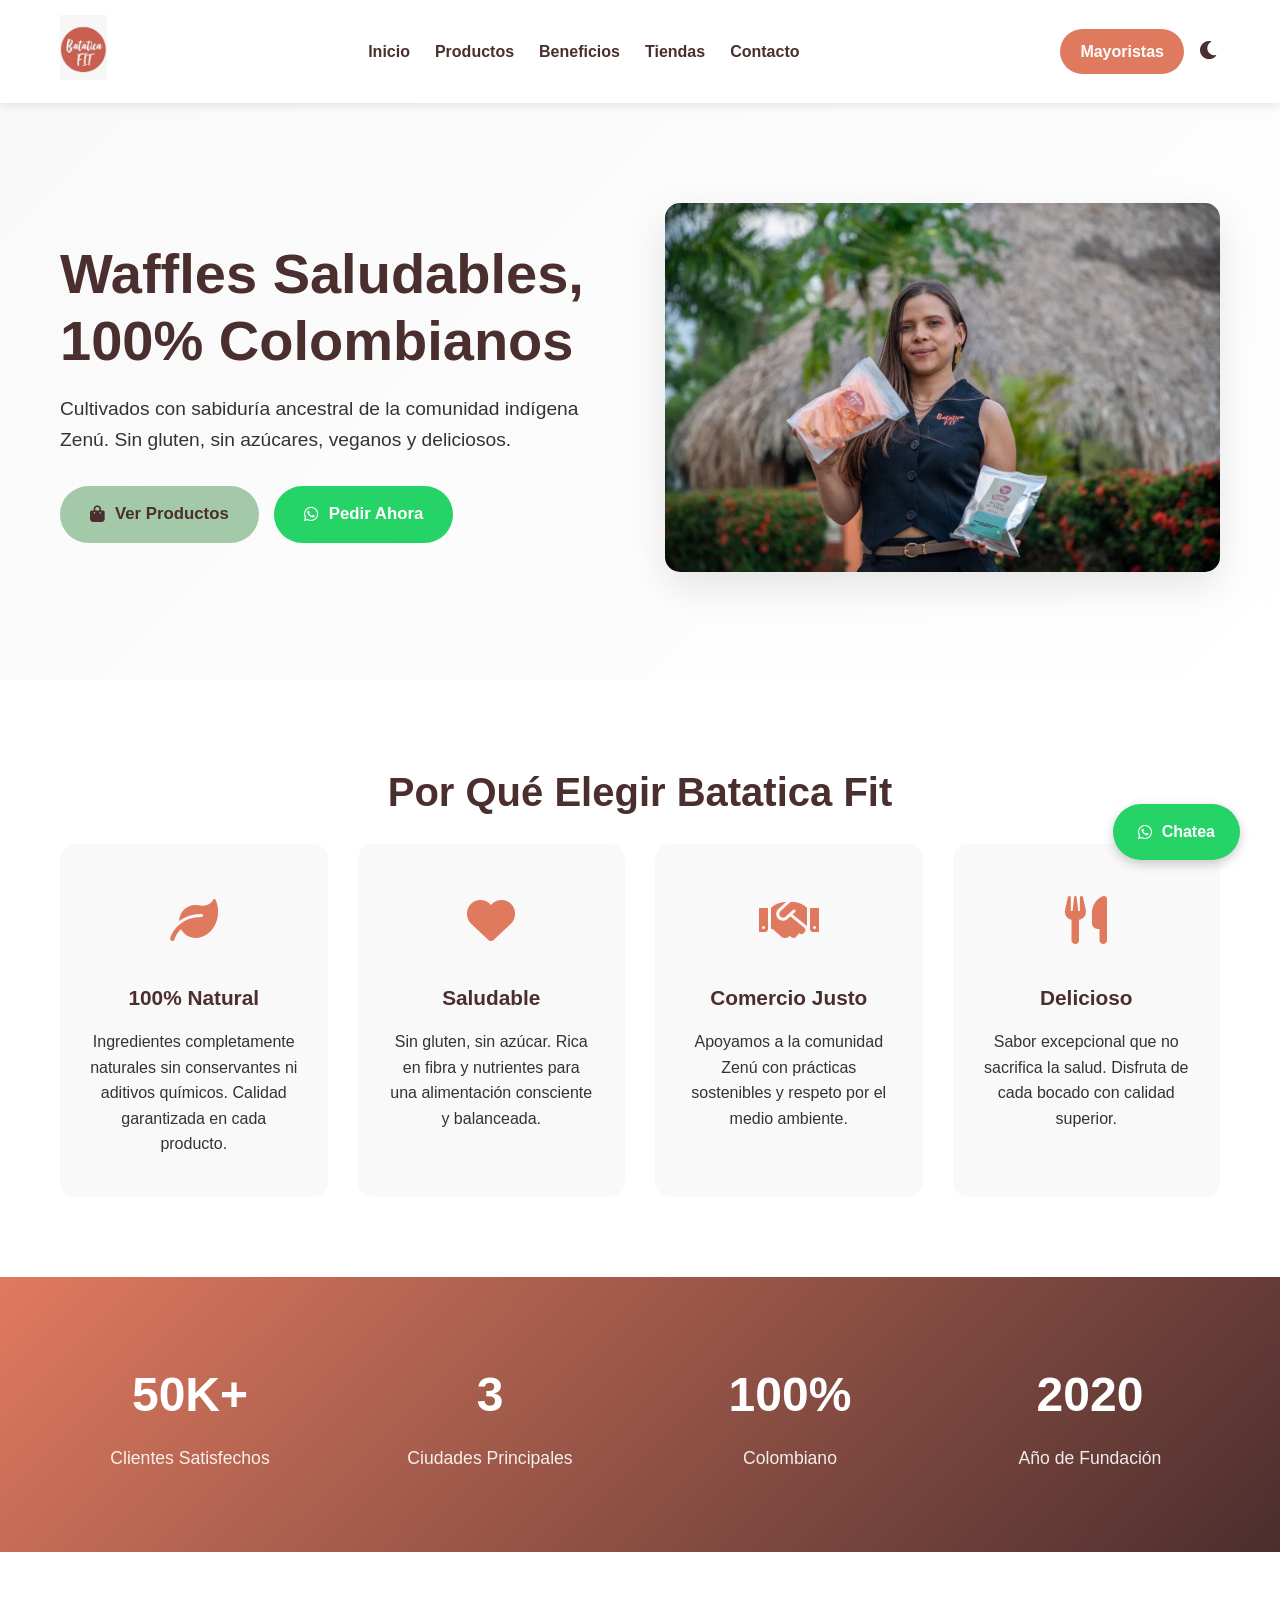
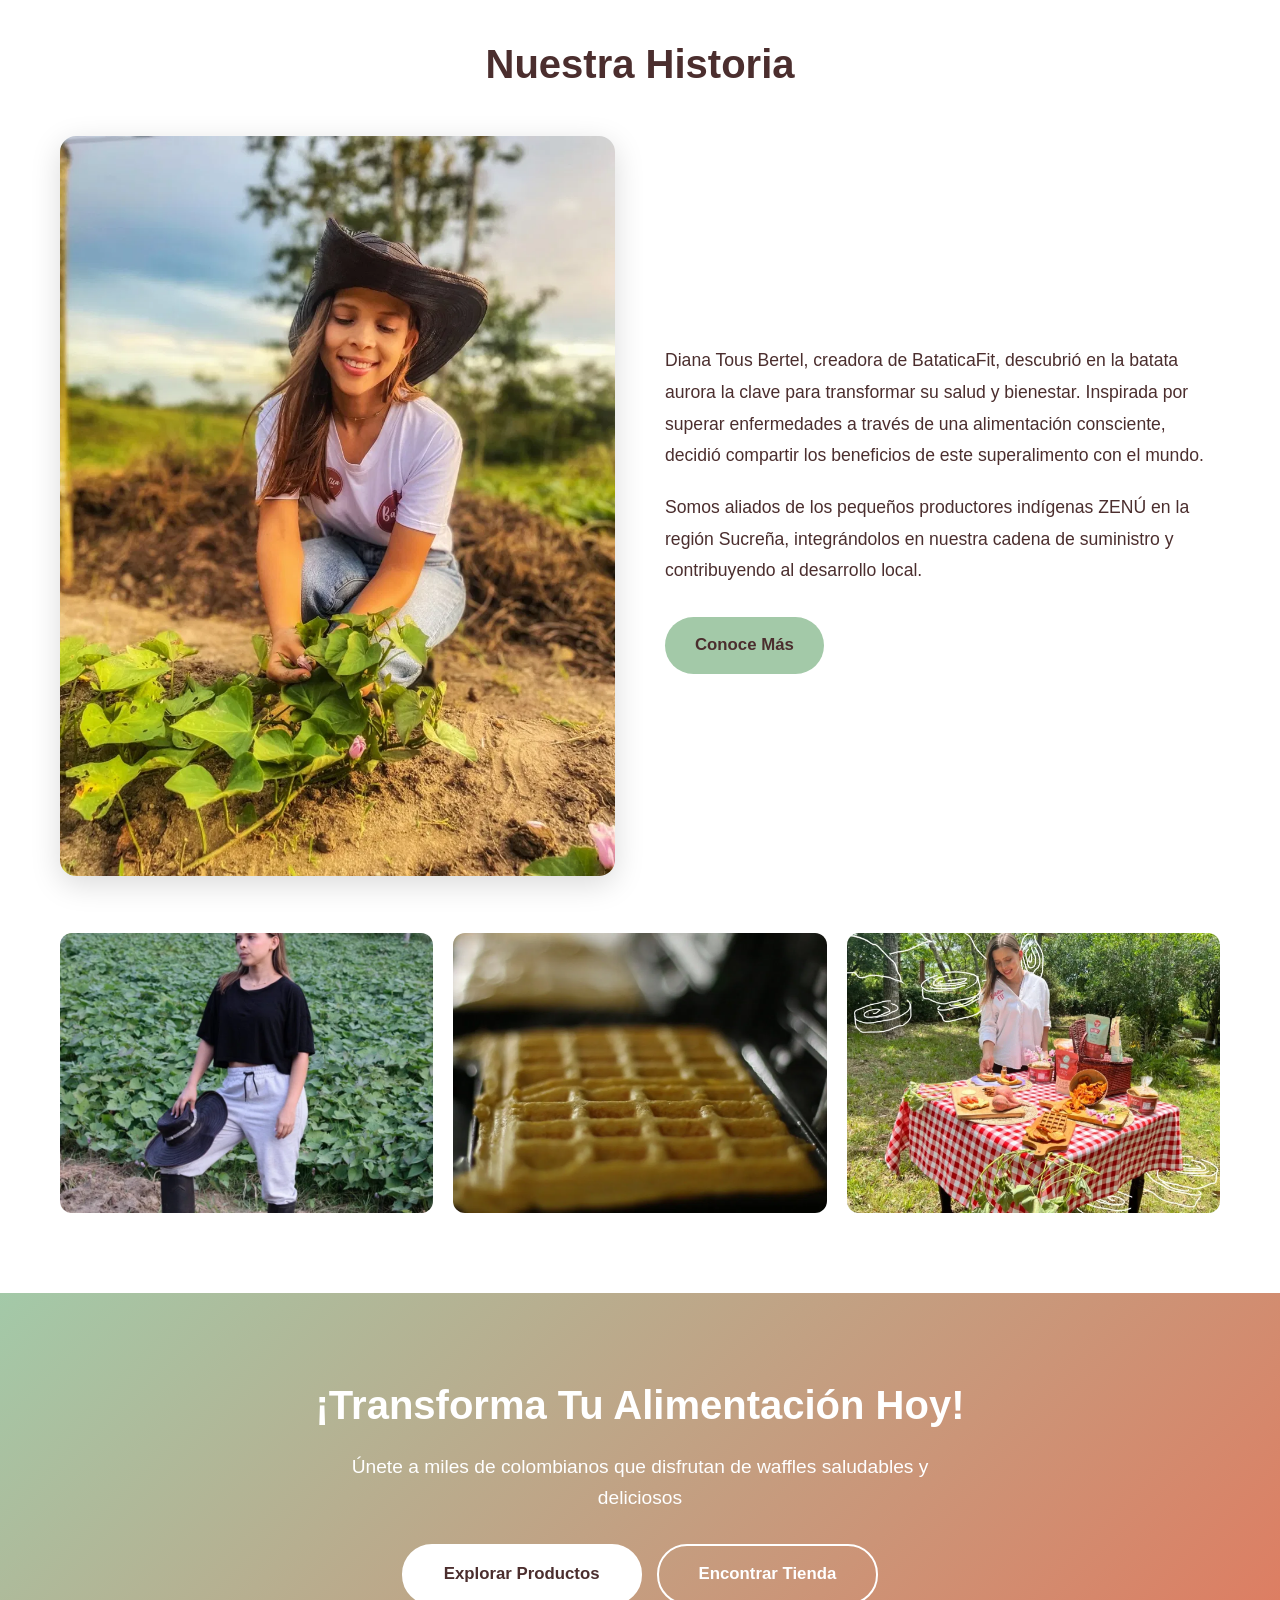
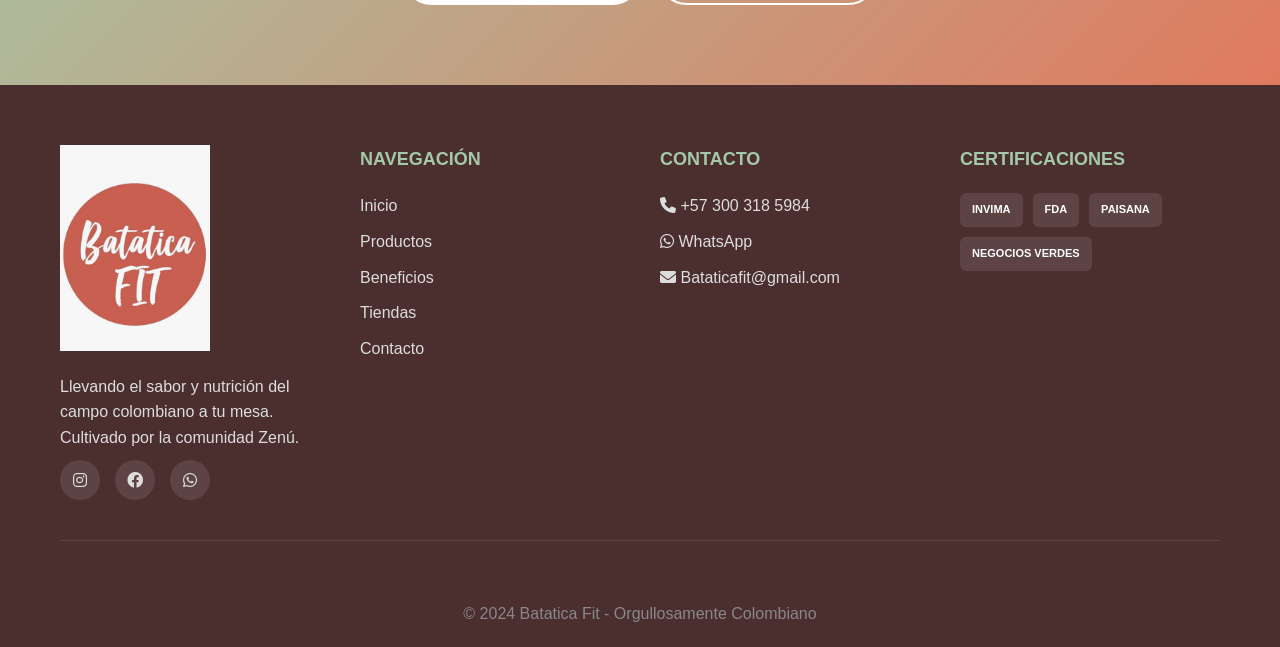
<file: index.html>
<!DOCTYPE html>
<html lang="es">
<head>
    <meta charset="UTF-8">
    <meta name="viewport" content="width=device-width, initial-scale=1.0">
    <meta name="description" content="Batatica Fit - Waffles saludables 100% colombianos">
    <title>Batatica Fit - Waffles Saludables 100% Colombianos</title>
    <link rel="stylesheet" href="styles.css">
    <link rel="stylesheet" href="https://cdnjs.cloudflare.com/ajax/libs/font-awesome/6.0.0/css/all.min.css">
    <link rel="icon" type="image/jpeg" href="FOTOS/logo.jpeg">
</head>
<body>

    <!-- HEADER -->
    <header class="main-header">
        <div class="container">
            <div class="logo">
                <img src="FOTOS/logo.jpeg" alt="Batatica Fit Logo">
            </div>

            <nav class="nav-menu" id="navMenu">
                <ul>
                    <li><a href="index.html">Inicio</a></li>
                    <li><a href="productos.html">Productos</a></li>
                    <li><a href="beneficios.html">Beneficios</a></li>
                    <li><a href="tiendas.html">Tiendas</a></li>
                    <li><a href="contactos.html">Contacto</a></li>
                </ul>
            </nav>

            <button class="hamburger-menu" id="hamburgerBtn">
                <span></span>
                <span></span>
                <span></span>
            </button>
        
            <div class="header-actions">
                <a href="https://wa.me/573003185984?text=Hola!%20Quiero%20ser%20mayorista" class="btn-mayorista" target="_blank">Mayoristas</a>
                <button class="theme-toggle" id="themeToggle"><i class="fas fa-moon"></i></button>
            </div>
        </div>
    </header>

    <!-- HERO SECTION -->
    <section class="hero-section">
        <div class="container hero-container">
            <div class="hero-content">
                <h1>Waffles Saludables, 100% Colombianos</h1>
                <p>Cultivados con sabiduría ancestral de la comunidad indígena Zenú. Sin gluten, sin azúcares, veganos y deliciosos.</p>
                <div class="hero-buttons">
                    <a href="productos.html" class="btn-primary"><i class="fas fa-shopping-bag"></i> Ver Productos</a>
                    <a href="https://wa.me/573233830880?text=Hola!%20Quiero%20pedir%20Waffles" class="btn-cta" target="_blank"><i class="fab fa-whatsapp"></i> Pedir Ahora</a>
                </div>
            </div>
            <div class="hero-image">
                <img src="FOTOS/DIANAPRODUCTOS.webp" alt="Diana con productos Batatica Fit">
            </div>
        </div>
    </section>

    <!-- DESTACADOS -->
    <section class="highlights-section">
        <div class="container">
            <h2 class="section-title">Por Qué Elegir Batatica Fit</h2>
            <div class="highlights-grid">
                <div class="highlight-card">
                    <div class="highlight-icon"><i class="fas fa-leaf"></i></div>
                    <h3>100% Natural</h3>
                    <p>Ingredientes completamente naturales sin conservantes ni aditivos químicos. Calidad garantizada en cada producto.</p>
                </div>
                <div class="highlight-card">
                    <div class="highlight-icon"><i class="fas fa-heart"></i></div>
                    <h3>Saludable</h3>
                    <p>Sin gluten, sin azúcar. Rica en fibra y nutrientes para una alimentación consciente y balanceada.</p>
                </div>
                <div class="highlight-card">
                    <div class="highlight-icon"><i class="fas fa-handshake"></i></div>
                    <h3>Comercio Justo</h3>
                    <p>Apoyamos a la comunidad Zenú con prácticas sostenibles y respeto por el medio ambiente.</p>
                </div>
                <div class="highlight-card">
                    <div class="highlight-icon"><i class="fas fa-utensils"></i></div>
                    <h3>Delicioso</h3>
                    <p>Sabor excepcional que no sacrifica la salud. Disfruta de cada bocado con calidad superior.</p>
                </div>
            </div>
        </div>
    </section>

    <!-- ESTADÍSTICAS -->
    <section class="stats-section">
        <div class="container">
            <div class="stats-grid">
                <div class="stat-card">
                    <h3>50K+</h3>
                    <p>Clientes Satisfechos</p>
                </div>
                <div class="stat-card">
                    <h3>3</h3>
                    <p>Ciudades Principales</p>
                </div>
                <div class="stat-card">
                    <h3>100%</h3>
                    <p>Colombiano</p>
                </div>
                <div class="stat-card">
                    <h3>2020</h3>
                    <p>Año de Fundación</p>
                </div>
            </div>
        </div>
    </section>


    <!-- NUESTRA HISTORIA -->
    <section class="historia-section" style="padding: 80px 0; background: var(--blanco);">
        <div class="container">
            <h2 class="section-title">Nuestra Historia</h2>
            <div style="display: grid; grid-template-columns: 1fr 1fr; gap: 50px; align-items: center; margin-top: 40px;">
                <div>
                    <img src="FOTOS/DIANACAMPO.webp" alt="Diana en el campo" style="width:100%; border-radius:16px; box-shadow: 0 8px 30px rgba(0,0,0,0.15);">
                </div>
                <div>
                    <p style="font-size:1.1rem; line-height:1.8; margin-bottom:20px;">Diana Tous Bertel, creadora de BataticaFit, descubrió en la batata aurora la clave para transformar su salud y bienestar. Inspirada por superar enfermedades a través de una alimentación consciente, decidió compartir los beneficios de este superalimento con el mundo.</p>
                    <p style="font-size:1.1rem; line-height:1.8; margin-bottom:20px;">Somos aliados de los pequeños productores indígenas ZENÚ en la región Sucreña, integrándolos en nuestra cadena de suministro y contribuyendo al desarrollo local.</p>
                    <a href="beneficios.html" class="btn-primary" style="display:inline-block; margin-top:10px;">Conoce Más</a>
                </div>
            </div>
            <!-- Galería proceso -->
            <div style="display: grid; grid-template-columns: repeat(3, 1fr); gap: 20px; margin-top: 50px;">
                <img src="FOTOS/DIANACULTIVO.webp" alt="Diana en el cultivo" style="width:100%; height:280px; object-fit:cover; border-radius:12px;">
                <img src="FOTOS/WAFLEPROCESO.webp" alt="Proceso de elaboración" style="width:100%; height:280px; object-fit:cover; border-radius:12px;">
                <img src="FOTOS/MESAPRODUCTO.webp" alt="Mesa con productos Batatica" style="width:100%; height:280px; object-fit:cover; border-radius:12px;">
            </div>
        </div>
    </section>

    <!-- CTA SECTION -->
    <section class="cta-section">
        <div class="container">
            <h2>¡Transforma Tu Alimentación Hoy!</h2>
            <p>Únete a miles de colombianos que disfrutan de waffles saludables y deliciosos</p>
            <div class="cta-buttons">
                <a href="productos.html" class="btn-large">Explorar Productos</a>
                <a href="tiendas.html" class="btn-large btn-outline">Encontrar Tienda</a>
            </div>
        </div>
    </section>

    <!-- FOOTER -->
    <footer class="main-footer">
        <div class="footer-container">
            <div class="footer-content">
                <div class="footer-col">
                    <div class="footer-logo"><img src="FOTOS/logo.jpeg" alt="Logo"></div>
                    <p>Llevando el sabor y nutrición del campo colombiano a tu mesa. Cultivado por la comunidad Zenú.</p>
                    <div class="social-links">
                        <a href="https://instagram.com/bataticafit" target="_blank"><i class="fab fa-instagram"></i></a>
                        <a href="https://facebook.com/bataticafit" target="_blank"><i class="fab fa-facebook"></i></a>
                        <a href="https://wa.me/573003185984" target="_blank"><i class="fab fa-whatsapp"></i></a>
                    </div>
                </div>
                <div class="footer-col">
                    <h4>Navegación</h4>
                    <ul>
                        <li><a href="index.html">Inicio</a></li>
                        <li><a href="productos.html">Productos</a></li>
                        <li><a href="beneficios.html">Beneficios</a></li>
                        <li><a href="tiendas.html">Tiendas</a></li>
                        <li><a href="contactos.html">Contacto</a></li>
                    </ul>
                </div>
                <div class="footer-col">
                    <h4>Contacto</h4>
                    <p><i class="fas fa-phone"></i> <a href="tel:+573003185984">+57 300 318 5984</a></p>
                    <p><i class="fab fa-whatsapp"></i> <a href="https://wa.me/573003185984" target="_blank">WhatsApp</a></p>
                    <p><i class="fas fa-envelope"></i> <a href="mailto:Bataticafit@gmail.com">Bataticafit@gmail.com</a></p>
                </div>
                <div class="footer-col">
                    <h4>Certificaciones</h4>
                    <div class="cert-logos">
                        <span class="cert-tag">INVIMA</span>
                        <span class="cert-tag">FDA</span>
                        <span class="cert-tag">PAISANA</span>
                        <span class="cert-tag">NEGOCIOS VERDES</span>
                    </div>
                </div>
            </div>
            <div class="footer-bottom">
                <p>&copy; 2024 Batatica Fit - Orgullosamente Colombiano</p>
            </div>
        </div>
    </footer>

    <!-- WhatsApp Flotante -->
    <a href="https://wa.me/573003185984" class="whatsapp-float" target="_blank"><i class="fab fa-whatsapp"></i><span>Chatea</span></a>

    <script src="script.js"></script>
</body>
</html>
</file>
<file: styles.css>
/* ========================================
   BATATICA FIT - ESTILOS GLOBALES
   Válido para todas las páginas
   ======================================== */

:root {
    --verde-menta: #A3C9A8;
    --salmon: #E07A5F;
    --cafe-oscuro: #4B2E2E;
    --blanco: #ffffff;
    --gris-claro: #f9f9f9;
    --gris-oscuro: #333333;
    --border-color: #eee;
    --dark-bg: #1a1a1a;
    --dark-card: #2a2a2a;
    --dark-text: #e0e0e0;
}

html[data-theme="dark"] {
    --blanco: #1a1a1a;
    --cafe-oscuro: #e0e0e0;
    --gris-claro: #2a2a2a;
    --gris-oscuro: #e0e0e0;
    --border-color: #444;
}

* {
    margin: 0;
    padding: 0;
    box-sizing: border-box;
}

html { scroll-behavior: smooth; }

body {
    font-family: 'Segoe UI', Tahoma, Geneva, Verdana, sans-serif;
    color: var(--cafe-oscuro);
    background-color: var(--blanco);
    transition: background-color 0.3s, color 0.3s;
    line-height: 1.6;
}

.container {
    max-width: 1200px;
    margin: 0 auto;
    padding: 0 20px;
}

a { color: inherit; text-decoration: none; }

/* ====== HEADER ====== */
.main-header {
    background-color: var(--blanco);
    padding: 15px 0;
    position: sticky;
    top: 0;
    z-index: 1000;
    box-shadow: 0 2px 10px rgba(0,0,0,0.1);
    transition: all 0.3s ease;
}

.main-header.scrolled {
    box-shadow: 0 4px 20px rgba(0,0,0,0.15);
    padding: 10px 0;
}

.main-header .container {
    display: flex;
    justify-content: space-between;
    align-items: center;
}

.logo img {
    height: 65px;
    width: auto;
    transition: transform 0.3s ease;
}

.logo img:hover { transform: scale(1.05); }

.nav-menu ul {
    list-style: none;
    display: flex;
    gap: 25px;
}

.nav-menu a {
    color: var(--cafe-oscuro);
    font-weight: 600;
    font-size: 16px;
    transition: color 0.3s;
    position: relative;
}

.nav-menu a:hover,
.nav-menu a.active {
    color: var(--salmon);
}

.nav-menu a::after {
    content: '';
    position: absolute;
    bottom: -5px;
    left: 0;
    width: 0;
    height: 2px;
    background: var(--salmon);
    transition: width 0.3s;
}

.nav-menu a:hover::after,
.nav-menu a.active::after {
    width: 100%;
}

.hamburger-menu {
    display: none;
    flex-direction: column;
    background: none;
    border: none;
    cursor: pointer;
    gap: 6px;
    z-index: 1001;
}

.hamburger-menu span {
    width: 25px;
    height: 3px;
    background-color: var(--cafe-oscuro);
    border-radius: 2px;
    transition: all 0.3s ease;
}

.hamburger-menu.active span:nth-child(1) {
    transform: rotate(45deg) translate(8px, 8px);
}

.hamburger-menu.active span:nth-child(2) {
    opacity: 0;
}

.hamburger-menu.active span:nth-child(3) {
    transform: rotate(-45deg) translate(7px, -7px);
}

.header-actions {
    display: flex;
    gap: 15px;
    align-items: center;
}

.btn-mayorista {
    background-color: var(--salmon);
    color: var(--blanco);
    padding: 10px 20px;
    border-radius: 25px;
    font-weight: bold;
    transition: all 0.3s;
    border: none;
    cursor: pointer;
    display: inline-block;
}

.btn-mayorista:hover {
    transform: scale(1.05);
    background-color: var(--cafe-oscuro);
    box-shadow: 0 4px 12px rgba(0,0,0,0.2);
}

.theme-toggle {
    background: none;
    border: none;
    font-size: 1.3rem;
    cursor: pointer;
    color: var(--cafe-oscuro);
    transition: transform 0.3s;
}

.theme-toggle:hover { transform: rotate(20deg) scale(1.1); }

.nav-menu {
    display: flex !important;
}

.nav-menu.active {
    display: flex !important;
}

/* ====== BREADCRUMB ====== */
.breadcrumb {
    background-color: var(--gris-claro);
    padding: 15px 0;
    font-size: 0.95rem;
    color: var(--gris-oscuro);
}

.breadcrumb .container {
    display: flex;
    align-items: center;
    gap: 10px;
}

.breadcrumb a {
    color: var(--salmon);
    font-weight: 600;
    transition: color 0.3s;
}

.breadcrumb a:hover { color: var(--cafe-oscuro); }

/* ====== PAGE HERO ====== */
.page-hero {
    background: linear-gradient(135deg, var(--gris-claro) 0%, var(--blanco) 100%);
    padding: 60px 0;
    text-align: center;
}

.page-hero h1 {
    font-size: 2.8rem;
    margin-bottom: 15px;
    color: var(--cafe-oscuro);
}

.page-hero p {
    font-size: 1.2rem;
    color: var(--gris-oscuro);
    max-width: 600px;
    margin: 0 auto;
}

/* ====== HERO SECTION (Inicio) ====== */
.hero-section {
    padding: 100px 0;
    background: linear-gradient(135deg, var(--gris-claro) 0%, var(--blanco) 100%);
}

.hero-container {
    display: grid;
    grid-template-columns: 1fr 1fr;
    gap: 50px;
    align-items: center;
}

.hero-content {
    animation: slideInLeft 0.8s ease forwards;
}

.hero-content h1 {
    font-size: 3.5rem;
    margin-bottom: 20px;
    color: var(--cafe-oscuro);
    line-height: 1.2;
}

.hero-content p {
    font-size: 1.2rem;
    color: var(--gris-oscuro);
    margin-bottom: 30px;
    line-height: 1.6;
}

.hero-buttons {
    display: flex;
    gap: 15px;
    flex-wrap: wrap;
}

.btn-primary,
.btn-cta {
    display: inline-flex;
    align-items: center;
    gap: 10px;
    padding: 15px 30px;
    border-radius: 30px;
    font-weight: bold;
    transition: all 0.3s;
    border: none;
    cursor: pointer;
    font-size: 1.05rem;
}

.btn-primary {
    background-color: var(--verde-menta);
    color: var(--cafe-oscuro);
}

.btn-primary:hover {
    background-color: var(--salmon);
    color: white;
    transform: translateY(-3px);
    box-shadow: 0 8px 20px rgba(224, 122, 95, 0.3);
}

.btn-cta {
    background-color: #25D366;
    color: white;
}

.btn-cta:hover {
    background-color: #128C7E;
    transform: translateY(-3px);
    box-shadow: 0 8px 20px rgba(37, 211, 102, 0.3);
}

.hero-image {
    text-align: center;
    animation: slideInRight 0.8s ease forwards;
}

.hero-image img {
    max-width: 100%;
    height: auto;
    border-radius: 15px;
    box-shadow: 0 15px 40px rgba(0,0,0,0.1);
}

/* ====== SECCIONES GENERALES ====== */
.highlights-section,
.benefits-section,
.product-info-section,
.online-shopping-section,
.stores-info-section,
.health-benefits-section,
.nutrition-section,
.ingredients-section,
.testimonials-section,
.location-section,
.faq-section {
    padding: 80px 0;
}

.highlights-section,
.benefits-section,
.product-info-section,
.health-benefits-section,
.nutrition-section,
.ingredients-section,
.testimonials-section,
.location-section,
.faq-section {
    background-color: var(--blanco);
}

.online-shopping-section,
.stores-info-section {
    background-color: var(--gris-claro);
}

.section-title {
    text-align: center;
    color: var(--cafe-oscuro);
    margin-bottom: 20px;
    font-size: 2.5rem;
    font-weight: 700;
}

.section-subtitle {
    text-align: center;
    color: var(--gris-oscuro);
    margin-bottom: 50px;
    font-size: 1.1rem;
}

/* ====== HIGHLIGHTS GRID ====== */
.highlights-grid {
    display: grid;
    grid-template-columns: repeat(auto-fit, minmax(250px, 1fr));
    gap: 30px;
}

.highlight-card {
    background: var(--gris-claro);
    padding: 40px 30px;
    border-radius: 15px;
    text-align: center;
    transition: all 0.3s ease;
}

.highlight-card:hover {
    transform: translateY(-10px);
    box-shadow: 0 10px 30px rgba(0,0,0,0.1);
}

.highlight-icon {
    font-size: 3rem;
    color: var(--salmon);
    margin-bottom: 20px;
}

.highlight-card h3 {
    color: var(--cafe-oscuro);
    margin-bottom: 15px;
    font-size: 1.3rem;
}

.highlight-card p {
    color: var(--gris-oscuro);
    line-height: 1.6;
}

/* ====== STATS SECTION ====== */
.stats-section {
    padding: 80px 0;
    background: linear-gradient(135deg, var(--salmon) 0%, var(--cafe-oscuro) 100%);
    color: white;
}

.stats-grid {
    display: grid;
    grid-template-columns: repeat(auto-fit, minmax(200px, 1fr));
    gap: 40px;
}

.stat-card {
    text-align: center;
}

.stat-card h3 {
    font-size: 3rem;
    margin-bottom: 10px;
}

.stat-card p {
    font-size: 1.1rem;
    opacity: 0.9;
}

/* ====== CTA SECTION ====== */
.cta-section {
    padding: 80px 0;
    background: linear-gradient(135deg, var(--verde-menta) 0%, var(--salmon) 100%);
    text-align: center;
    color: white;
}

.cta-section h2 {
    font-size: 2.5rem;
    margin-bottom: 15px;
}

.cta-section p {
    font-size: 1.2rem;
    margin-bottom: 30px;
    max-width: 600px;
    margin-left: auto;
    margin-right: auto;
}

.cta-buttons {
    display: flex;
    justify-content: center;
    gap: 15px;
    flex-wrap: wrap;
}

.btn-large {
    display: inline-block;
    background-color: white;
    color: var(--cafe-oscuro);
    padding: 15px 40px;
    border-radius: 30px;
    font-weight: bold;
    font-size: 1.05rem;
    transition: all 0.3s;
    border: 2px solid white;
}

.btn-large:hover {
    transform: translateY(-3px);
    box-shadow: 0 8px 20px rgba(0,0,0,0.2);
}

.btn-large.btn-outline {
    background-color: transparent;
    color: white;
    border-color: white;
}

.btn-large.btn-outline:hover {
    background-color: white;
    color: var(--cafe-oscuro);
}

/* ====== PRODUCTOS ====== */
.products-grid {
    display: grid;
    grid-template-columns: repeat(auto-fit, minmax(300px, 1fr));
    gap: 30px;
}

.product-card {
    background: var(--blanco);
    border-radius: 15px;
    overflow: hidden;
    box-shadow: 0 10px 20px rgba(0,0,0,0.05);
    transition: all 0.3s ease;
}

.product-card:hover {
    transform: translateY(-10px);
    box-shadow: 0 15px 40px rgba(0,0,0,0.15);
}

.product-image {
    position: relative;
    height: 250px;
    overflow: hidden;
}

.product-image img {
    width: 100%;
    height: 100%;
    object-fit: cover;
    transition: transform 0.5s ease;
}

.product-card:hover .product-image img {
    transform: scale(1.05);
}

.badge {
    position: absolute;
    top: 15px;
    left: 15px;
    background: var(--salmon);
    color: white;
    padding: 8px 15px;
    border-radius: 20px;
    font-size: 0.85rem;
    font-weight: bold;
    animation: pulse 2s infinite;
}

.badge.new {
    background: var(--verde-menta);
    color: var(--cafe-oscuro);
}

.product-info {
    padding: 25px;
    text-align: center;
}

.product-info h3 {
    font-size: 1.3rem;
    margin-bottom: 10px;
    color: var(--cafe-oscuro);
}

.description {
    color: var(--gris-oscuro);
    font-size: 0.95rem;
    margin-bottom: 15px;
    line-height: 1.5;
}

.product-benefits {
    display: flex;
    justify-content: center;
    gap: 10px;
    flex-wrap: wrap;
    margin: 15px 0;
    font-size: 0.9rem;
}

.product-benefits span {
    background: var(--gris-claro);
    padding: 5px 10px;
    border-radius: 15px;
    transition: all 0.3s;
}

.product-benefits span:hover {
    background: var(--salmon);
    color: white;
    transform: scale(1.1);
}

.pack-info {
    color: #888;
    font-size: 0.85rem;
    margin: 15px 0;
}

.product-price {
    display: flex;
    justify-content: center;
    align-items: center;
    gap: 10px;
    margin: 15px 0;
    font-size: 1.3rem;
}

.price {
    color: var(--salmon);
    font-weight: bold;
}

.original-price {
    color: #888;
    text-decoration: line-through;
    font-size: 1rem;
}

.discount {
    background: var(--salmon);
    color: white;
    padding: 5px 10px;
    border-radius: 5px;
    font-size: 0.9rem;
}

.btn-buy {
    display: inline-block;
    background-color: #25D366;
    color: white;
    padding: 12px 25px;
    border-radius: 30px;
    font-weight: bold;
    margin-top: 15px;
    transition: all 0.3s;
    border: none;
    cursor: pointer;
}

.btn-buy:hover {
    background-color: #128C7E;
    transform: scale(1.05);
}

/* ====== TIENDAS - TABS ====== */
.city-tabs {
    display: flex;
    justify-content: center;
    gap: 15px;
    margin-bottom: 50px;
    flex-wrap: wrap;
}

.city-tab {
    background-color: var(--gris-claro);
    color: var(--cafe-oscuro);
    border: 2px solid transparent;
    padding: 12px 30px;
    border-radius: 30px;
    cursor: pointer;
    font-weight: 600;
    font-size: 1rem;
    transition: all 0.3s ease;
    display: flex;
    align-items: center;
    gap: 8px;
}

.city-tab:hover {
    border-color: var(--salmon);
    color: var(--salmon);
    transform: translateY(-2px);
}

.city-tab.active {
    background-color: var(--salmon);
    color: white;
    border-color: var(--salmon);
    box-shadow: 0 5px 15px rgba(224, 122, 95, 0.3);
}

.city-content {
    display: none;
    animation: fadeIn 0.4s ease forwards;
}

.city-content.active {
    display: block;
}

.stores-grid {
    display: grid;
    grid-template-columns: repeat(auto-fit, minmax(280px, 1fr));
    gap: 30px;
    animation: slideInUp 0.5s ease forwards;
}

.store-card {
    background: var(--blanco);
    border: 2px solid var(--border-color);
    border-radius: 15px;
    padding: 30px 25px;
    text-align: center;
    box-shadow: 0 4px 15px rgba(0, 0, 0, 0.05);
    transition: all 0.3s ease;
    display: flex;
    flex-direction: column;
    align-items: center;
    justify-content: space-between;
    position: relative;
    overflow: hidden;
}

.store-card::before {
    content: '';
    position: absolute;
    top: 0;
    left: 0;
    right: 0;
    height: 4px;
    background: linear-gradient(90deg, var(--verde-menta), var(--salmon));
    transform: scaleX(0);
    transform-origin: left;
    transition: transform 0.3s ease;
}

.store-card:hover {
    transform: translateY(-10px);
    box-shadow: 0 10px 30px rgba(0, 0, 0, 0.15);
    border-color: var(--salmon);
}

.store-card:hover::before {
    transform: scaleX(1);
}

.store-logo-wrapper {
    width: 100%;
    height: 100px;
    display: flex;
    align-items: center;
    justify-content: center;
    margin-bottom: 20px;
    overflow: hidden;
    background: var(--gris-claro);
    border-radius: 10px;
    transition: all 0.3s ease;
}

.store-logo-wrapper img {
    max-width: 90%;
    max-height: 90%;
    object-fit: contain;
    transition: transform 0.3s ease;
}

.store-card:hover .store-logo-wrapper {
    background: linear-gradient(135deg, rgba(163, 201, 168, 0.1), rgba(224, 122, 95, 0.1));
}

.store-card:hover .store-logo-wrapper img {
    transform: scale(1.1);
}

.store-name {
    color: var(--cafe-oscuro);
    font-weight: 700;
    font-size: 1.2rem;
    margin-bottom: 8px;
}

.store-desc {
    color: var(--gris-oscuro);
    font-size: 0.95rem;
    margin-bottom: 12px;
    line-height: 1.5;
    flex-grow: 1;
}

.store-location,
.store-hours {
    color: var(--salmon);
    font-size: 0.9rem;
    margin-bottom: 8px;
}

.btn-store {
    display: inline-flex;
    align-items: center;
    justify-content: center;
    gap: 8px;
    width: 100%;
    background: linear-gradient(135deg, var(--verde-menta), #8fb895);
    color: var(--cafe-oscuro);
    padding: 12px 20px;
    border-radius: 10px;
    text-decoration: none;
    font-weight: 600;
    font-size: 1rem;
    transition: all 0.3s ease;
    border: none;
    cursor: pointer;
    margin-top: 15px;
}

.btn-store:hover {
    background: linear-gradient(135deg, var(--salmon), #d4684d);
    color: white;
    transform: scale(1.02);
    box-shadow: 0 5px 15px rgba(224, 122, 95, 0.3);
}

/* ====== PLATAFORMAS ONLINE ====== */
.online-platforms {
    display: grid;
    grid-template-columns: repeat(auto-fit, minmax(280px, 1fr));
    gap: 30px;
}

.platform-card {
    background: var(--blanco);
    padding: 40px 30px;
    border-radius: 15px;
    text-align: center;
    box-shadow: 0 4px 15px rgba(0,0,0,0.05);
    transition: all 0.3s ease;
}

.platform-card:hover {
    transform: translateY(-10px);
    box-shadow: 0 10px 30px rgba(0,0,0,0.1);
}

.platform-icon {
    font-size: 3rem;
    color: var(--salmon);
    margin-bottom: 20px;
}

.platform-card h3 {
    font-size: 1.3rem;
    color: var(--cafe-oscuro);
    margin-bottom: 15px;
}

.platform-card p {
    color: var(--gris-oscuro);
    margin-bottom: 20px;
}

.btn-platform {
    display: inline-block;
    background-color: var(--salmon);
    color: white;
    padding: 12px 25px;
    border-radius: 30px;
    font-weight: bold;
    transition: all 0.3s;
    border: none;
    cursor: pointer;
}

.btn-platform:hover {
    background-color: var(--cafe-oscuro);
    transform: scale(1.05);
}

/* ====== INFORMACIÓN CARDS ====== */
.info-grid {
    display: grid;
    grid-template-columns: repeat(auto-fit, minmax(250px, 1fr));
    gap: 25px;
}

.info-card {
    background: var(--gris-claro);
    padding: 30px;
    border-radius: 15px;
    text-align: center;
    transition: all 0.3s ease;
}

.info-card:hover {
    transform: translateY(-5px);
    box-shadow: 0 10px 25px rgba(0,0,0,0.1);
}

.info-card h3 {
    color: var(--cafe-oscuro);
    margin-bottom: 15px;
    font-size: 1.2rem;
    display: flex;
    align-items: center;
    justify-content: center;
    gap: 10px;
}

.info-card h3 i {
    color: var(--salmon);
}

.info-card p {
    color: var(--gris-oscuro);
    line-height: 1.6;
}

/* ====== BENEFICIOS ====== */
.benefit-story {
    background-color: #fdf2f0;
    padding: 40px;
    border-radius: 20px;
    margin-bottom: 60px;
    transition: all 0.3s;
}

html[data-theme="dark"] .main-footer {
    background-color: #111111;
    color: #e0e0e0;
}

html[data-theme="dark"] .footer-col h4 {
    color: var(--verde-menta);
}

html[data-theme="dark"] .footer-col a,
html[data-theme="dark"] .footer-col p {
    color: #bbbbbb;
}

html[data-theme="dark"] .footer-bottom {
    color: #888;
}

html[data-theme="dark"] .benefit-story {
    background-color: rgba(224, 122, 95, 0.1);
}

.benefit-story:hover {
    transform: translateY(-5px);
    box-shadow: 0 10px 30px rgba(0,0,0,0.1);
}

.benefit-story h2 {
    color: var(--cafe-oscuro);
    font-size: 2.2rem;
    margin-bottom: 15px;
}

.benefit-story p {
    color: var(--gris-oscuro);
    line-height: 1.6;
    font-size: 1.05rem;
    margin-bottom: 20px;
}

.story-badge {
    display: inline-block;
    background-color: var(--salmon);
    color: white;
    padding: 15px 30px;
    border-radius: 30px;
    font-weight: bold;
    box-shadow: 0 5px 15px rgba(224, 122, 95, 0.3);
}

.benefits-grid {
    display: grid;
    grid-template-columns: repeat(auto-fit, minmax(150px, 1fr));
    gap: 30px;
}

.benefit-item {
    text-align: center;
    transition: all 0.3s;
}

.benefit-icon-wrapper {
    width: 70px;
    height: 70px;
    border-radius: 50%;
    background-color: var(--blanco);
    border: 2px solid var(--verde-menta);
    display: flex;
    align-items: center;
    justify-content: center;
    overflow: hidden;
    margin: 0 auto 12px;
    box-shadow: 0 4px 10px rgba(0, 0, 0, 0.03);
    transition: all 0.3s;
}

.benefit-icon-wrapper img {
    width: 100%;
    height: 100%;
    object-fit: cover;
}

.benefit-item:hover .benefit-icon-wrapper {
    transform: scale(1.15) rotate(10deg);
    border-color: var(--salmon);
    box-shadow: 0 8px 20px rgba(224, 122, 95, 0.2);
}

.benefit-item h4 {
    color: var(--cafe-oscuro);
    font-size: 0.95rem;
    font-weight: 700;
    margin: 0;
    line-height: 1.3;
}

.benefit-item p {
    color: var(--gris-oscuro);
    font-size: 0.85rem;
    margin-top: 8px;
}

/* ====== TABLA NUTRICIONAL ====== */
.nutrition-table-container {
    overflow-x: auto;
    margin-bottom: 20px;
}

.nutrition-table {
    width: 100%;
    border-collapse: collapse;
    background: var(--blanco);
    box-shadow: 0 4px 15px rgba(0,0,0,0.05);
    border-radius: 10px;
    overflow: hidden;
}

.nutrition-table thead {
    background: linear-gradient(135deg, var(--verde-menta), var(--salmon));
    color: white;
}

.nutrition-table th {
    padding: 15px;
    text-align: left;
    font-weight: 600;
}

.nutrition-table td {
    padding: 12px 15px;
    border-bottom: 1px solid var(--border-color);
    color: var(--cafe-oscuro);
}

.nutrition-table tbody tr:hover {
    background-color: var(--gris-claro);
}

.nutrition-note {
    color: #888;
    font-size: 0.9rem;
    text-align: center;
    font-style: italic;
}

/* ====== HEALTH BENEFITS ====== */
.health-benefits-grid {
    display: grid;
    grid-template-columns: repeat(auto-fit, minmax(280px, 1fr));
    gap: 30px;
}

.health-card {
    background: var(--gris-claro);
    padding: 40px 30px;
    border-radius: 15px;
    text-align: center;
    transition: all 0.3s ease;
}

.health-card:hover {
    transform: translateY(-10px);
    background: var(--blanco);
    box-shadow: 0 10px 30px rgba(0,0,0,0.1);
}

.health-icon {
    font-size: 3rem;
    color: var(--salmon);
    margin-bottom: 20px;
}

.health-card h3 {
    color: var(--cafe-oscuro);
    margin-bottom: 15px;
    font-size: 1.2rem;
}

.health-card p {
    color: var(--gris-oscuro);
    line-height: 1.6;
}

/* ====== INGREDIENTES ====== */
.ingredients-content {
    display: grid;
    grid-template-columns: 1fr 1fr;
    gap: 50px;
    align-items: start;
}

.ingredients-list,
.no-ingredients {
    background: var(--gris-claro);
    padding: 40px;
    border-radius: 15px;
}

.ingredients-list h3,
.no-ingredients h3 {
    color: var(--cafe-oscuro);
    margin-bottom: 20px;
    font-size: 1.3rem;
}

.ingredients-list ul {
    list-style: none;
}

.ingredients-list li {
    color: var(--gris-oscuro);
    padding: 10px 0;
    display: flex;
    align-items: center;
    gap: 10px;
    border-bottom: 1px solid var(--border-color);
}

.ingredients-list i {
    color: var(--verde-menta);
    font-weight: bold;
}

.no-list {
    display: grid;
    grid-template-columns: 1fr;
    gap: 12px;
}

.no-list span {
    color: var(--gris-oscuro);
    padding: 10px;
    display: flex;
    align-items: center;
    gap: 10px;
    background: white;
    border-radius: 8px;
}

.no-list i {
    color: #dc3545;
}

/* ====== TESTIMONIOS ====== */
.testimonials-grid {
    display: grid;
    grid-template-columns: repeat(auto-fit, minmax(300px, 1fr));
    gap: 30px;
}

.testimonial-card {
    background: var(--gris-claro);
    padding: 30px;
    border-radius: 15px;
    border-left: 4px solid var(--salmon);
    transition: all 0.3s ease;
}

.testimonial-card:hover {
    transform: translateY(-5px);
    box-shadow: 0 10px 25px rgba(0,0,0,0.1);
}

.stars {
    color: #ffc107;
    font-size: 1.2rem;
    margin-bottom: 15px;
}

.testimonial-card p {
    color: var(--gris-oscuro);
    line-height: 1.6;
    margin-bottom: 15px;
    font-style: italic;
}

.testimonial-card .author {
    color: var(--salmon);
    font-weight: 600;
    font-style: normal;
}

/* ====== CONTACTO ====== */
.contact-section {
    padding: 80px 0;
}

.contact-container {
    display: grid;
    grid-template-columns: 2fr 1fr;
    gap: 50px;
}

.contact-form-wrapper {
    background: var(--gris-claro);
    padding: 40px;
    border-radius: 15px;
}

.contact-form-wrapper h2 {
    color: var(--cafe-oscuro);
    margin-bottom: 10px;
    font-size: 1.8rem;
}

.form-subtitle {
    color: var(--gris-oscuro);
    margin-bottom: 30px;
}

.modern-form {
    display: flex;
    flex-direction: column;
    gap: 20px;
}

.form-group {
    display: flex;
    flex-direction: column;
}

.form-group label {
    margin-bottom: 8px;
    font-weight: 600;
    color: var(--cafe-oscuro);
}

.form-group input,
.form-group textarea,
.form-group select {
    padding: 12px;
    border: 2px solid var(--border-color);
    border-radius: 8px;
    font-family: inherit;
    font-size: 1rem;
    color: var(--cafe-oscuro);
    background-color: var(--blanco);
    transition: all 0.3s;
}

.form-group input:focus,
.form-group textarea:focus,
.form-group select:focus {
    outline: none;
    border-color: var(--salmon);
    box-shadow: 0 0 0 3px rgba(224, 122, 95, 0.1);
}

.form-group textarea {
    resize: vertical;
    min-height: 120px;
}

.textarea-footer {
    display: flex;
    justify-content: flex-end;
    margin-top: 5px;
}

.char-count {
    font-size: 0.85rem;
    color: #888;
}

.checkbox-group {
    flex-direction: row;
    align-items: center;
    gap: 10px;
}

.checkbox-group input {
    width: auto;
}

.checkbox-group label {
    margin: 0;
}

.checkbox-group a {
    color: var(--salmon);
    text-decoration: underline;
}

.error-message {
    color: #dc3545;
    font-size: 0.85rem;
    margin-top: 5px;
    display: none;
    animation: shake 0.3s;
}

.error-message.show {
    display: block;
}

.btn-submit {
    background-color: var(--cafe-oscuro);
    color: white;
    border: none;
    padding: 15px;
    border-radius: 8px;
    cursor: pointer;
    font-size: 1.05rem;
    font-weight: 600;
    transition: all 0.3s;
    margin-top: 10px;
    display: flex;
    align-items: center;
    justify-content: center;
    gap: 10px;
}

.btn-submit:hover {
    background-color: var(--salmon);
    transform: translateY(-2px);
    box-shadow: 0 5px 15px rgba(0,0,0,0.2);
}

.btn-submit:disabled {
    opacity: 0.6;
    cursor: not-allowed;
}

.status-message {
    padding: 15px;
    border-radius: 8px;
    display: none;
    text-align: center;
    font-weight: 500;
}

.status-message.show {
    display: block;
    animation: slideDown 0.3s ease;
}

.status-message.success {
    background-color: #d4edda;
    color: #155724;
    border: 1px solid #c3e6cb;
}

/* CONTACT INFO */
.contact-info-wrapper {
    background: var(--gris-claro);
    padding: 40px;
    border-radius: 15px;
    height: fit-content;
}

.contact-info-wrapper h2 {
    color: var(--cafe-oscuro);
    margin-bottom: 10px;
    font-size: 1.8rem;
}

.contact-info-wrapper > p {
    color: var(--gris-oscuro);
    margin-bottom: 30px;
}

.contact-methods {
    display: flex;
    flex-direction: column;
    gap: 20px;
}

.contact-method {
    background: var(--blanco);
    padding: 20px;
    border-radius: 10px;
    border-left: 4px solid var(--salmon);
    display: flex;
    gap: 15px;
    transition: all 0.3s;
}

.contact-method:hover {
    transform: translateX(5px);
    box-shadow: 0 5px 15px rgba(0,0,0,0.1);
}

.method-icon {
    font-size: 1.5rem;
    color: var(--salmon);
    min-width: 30px;
}

.method-content h4 {
    color: var(--cafe-oscuro);
    margin-bottom: 5px;
}

.method-content p {
    color: var(--gris-oscuro);
    font-size: 0.9rem;
    margin-bottom: 3px;
}

.method-content a {
    color: var(--salmon);
    font-weight: 600;
}

.method-content a:hover {
    text-decoration: underline;
}

.hours {
    color: #888 !important;
    font-size: 0.8rem !important;
}

/* ====== MAPA ====== */
.location-section .container {
    max-width: 900px;
}

.map-container {
    width: 100%;
    border-radius: 15px;
    overflow: hidden;
    box-shadow: 0 10px 30px rgba(0,0,0,0.1);
}

/* ====== FAQ ====== */
.faq-grid {
    display: grid;
    grid-template-columns: repeat(auto-fit, minmax(300px, 1fr));
    gap: 25px;
}

.faq-item {
    background: var(--gris-claro);
    padding: 25px;
    border-radius: 10px;
    border-left: 4px solid var(--salmon);
    transition: all 0.3s;
}

.faq-item:hover {
    transform: translateY(-3px);
    box-shadow: 0 8px 20px rgba(0,0,0,0.1);
}

.faq-item h4 {
    color: var(--cafe-oscuro);
    margin-bottom: 12px;
    font-size: 1rem;
}

.faq-item h4 i {
    color: var(--salmon);
    margin-right: 10px;
}

.faq-item p {
    color: var(--gris-oscuro);
    font-size: 0.95rem;
    line-height: 1.6;
}

/* ====== FOOTER ====== */
.main-footer {
    background-color: var(--cafe-oscuro);
    color: white;
    padding: 60px 0 20px;
}

.footer-container {
    max-width: 1200px;
    margin: 0 auto;
    padding: 0 20px;
}

.footer-content {
    display: grid;
    grid-template-columns: repeat(auto-fit, minmax(200px, 1fr));
    gap: 40px;
    margin-bottom: 40px;
    padding-bottom: 40px;
    border-bottom: 1px solid rgba(255,255,255,0.1);
}

.footer-col h4 {
    color: var(--verde-menta);
    margin-bottom: 20px;
    font-size: 18px;
    text-transform: uppercase;
}

.footer-col ul {
    list-style: none;
}

.footer-col ul li {
    margin-bottom: 10px;
}

.footer-col a {
    color: #ddd;
    transition: color 0.3s;
}

.footer-col a:hover {
    color: var(--salmon);
}

.footer-col p {
    color: #ddd;
    line-height: 1.6;
    margin-bottom: 10px;
}

.footer-logo {
    max-width: 150px;
    margin-bottom: 15px;
}

.footer-logo img {
    width: 100%;
    height: 100%;
}



.cert-logos {
    display: flex;
    flex-wrap: wrap;
    gap: 10px;
}

.cert-tag {
    background: rgba(255,255,255,0.1);
    padding: 8px 12px;
    border-radius: 6px;
    font-size: 11px;
    font-weight: bold;
    transition: all 0.3s;
}

.cert-tag:hover {
    background: var(--salmon);
}

.social-links {
    display: flex;
    gap: 15px;
    flex-wrap: wrap;
}

.social-links a {
    display: inline-flex;
    align-items: center;
    justify-content: center;
    width: 40px;
    height: 40px;
    background: rgba(255,255,255,0.1);
    border-radius: 50%;
    transition: all 0.3s;
}

.social-links a:hover {
    background: var(--salmon);
    transform: translateY(-3px);
}

.footer-bottom {
    text-align: center;
    padding-top: 20px;
    color: #888;
}

.footer-bottom a {
    color: white;
    transition: color 0.3s;
}

.footer-bottom a:hover {
    color: var(--salmon);
}

/* ====== WHATSAPP FLOTANTE ====== */
.whatsapp-float {
    position: fixed;
    bottom: 40px;
    right: 40px;
    background-color: #25d366;
    color: #FFF;
    border-radius: 50px;
    padding: 15px 25px;
    display: flex;
    align-items: center;
    gap: 10px;
    font-weight: bold;
    z-index: 999;
    box-shadow: 0 4px 12px rgba(0,0,0,0.2);
    animation: pulse-green 2s infinite;
    transition: all 0.3s;
}

.whatsapp-float:hover {
    background-color: #128c7e;
    transform: scale(1.1);
}

@keyframes pulse-green {
    0%, 100% { transform: scale(0.95); box-shadow: 0 0 0 0 rgba(37, 211, 102, 0.7); }
    70% { transform: scale(1); box-shadow: 0 0 0 15px rgba(37, 211, 102, 0); }
}

/* ====== ANIMACIONES ====== */
@keyframes slideInLeft {
    from {
        opacity: 0;
        transform: translateX(-50px);
    }
    to {
        opacity: 1;
        transform: translateX(0);
    }
}

@keyframes slideInRight {
    from {
        opacity: 0;
        transform: translateX(50px);
    }
    to {
        opacity: 1;
        transform: translateX(0);
    }
}

@keyframes slideInUp {
    from {
        opacity: 0;
        transform: translateY(30px);
    }
    to {
        opacity: 1;
        transform: translateY(0);
    }
}

@keyframes slideDown {
    from {
        opacity: 0;
        transform: translateY(-20px);
    }
    to {
        opacity: 1;
        transform: translateY(0);
    }
}

@keyframes fadeIn {
    from {
        opacity: 0;
    }
    to {
        opacity: 1;
    }
}

@keyframes shake {
    0%, 100% { transform: translateX(0); }
    25% { transform: translateX(-5px); }
    75% { transform: translateX(5px); }
}

@keyframes pulse {
    0%, 100% { transform: scale(1); }
    50% { transform: scale(1.05); }
}

/* ====== RESPONSIVE ====== */
@media (max-width: 768px) {
    .hamburger-menu {
        display: flex;
    }

    .nav-menu {
        display: none !important;
        position: absolute;
        top: 100%;
        left: 0;
        right: 0;
        flex-direction: column;
        background: var(--blanco);
        border-bottom: 2px solid var(--border-color);
        box-shadow: 0 10px 20px rgba(0,0,0,0.1);
        padding: 20px;
        z-index: 999;
    }

    .nav-menu.active {
        display: flex !important;
    }

    .nav-menu ul {
        flex-direction: column;
        gap: 0;
    }

    .nav-menu li {
        border-bottom: 1px solid var(--border-color);
    }

    .nav-menu li:last-child {
        border-bottom: none;
    }

    .nav-menu a {
        display: block;
        padding: 12px 0;
    }

    .hero-container {
        grid-template-columns: 1fr;
        gap: 30px;
    }

    .hero-content h1 {
        font-size: 2.2rem;
    }

    .hero-buttons {
        flex-direction: column;
    }

    .btn-primary,
    .btn-cta {
        width: 100%;
        justify-content: center;
    }

    .contact-container {
        grid-template-columns: 1fr;
        gap: 30px;
    }

    .ingredients-content {
        grid-template-columns: 1fr;
        gap: 30px;
    }

    .page-hero h1 {
        font-size: 2rem;
    }

    .section-title {
        font-size: 2rem;
    }

    .footer-content {
        gap: 20px;
    }

    .whatsapp-float {
        bottom: 20px;
        right: 20px;
        padding: 10px 15px;
        font-size: 0.9rem;
    }

    .btn-mayorista {
        padding: 8px 15px;
        font-size: 0.9rem;
    }
}

@media (max-width: 480px) {
    .container {
        padding: 0 15px;
    }

    .hero-content h1 {
        font-size: 1.8rem;
    }

    .page-hero h1 {
        font-size: 1.6rem;
    }

    .page-hero p {
        font-size: 1rem;
    }

    .section-title {
        font-size: 1.6rem;
    }

    .stat-card h3 {
        font-size: 2rem;
    }

    .stores-grid,
    .products-grid,
    .highlights-grid {
        grid-template-columns: 1fr;
    }

    .stats-grid {
        grid-template-columns: repeat(2, 1fr);
        gap: 20px;
    }

    .benefit-story {
        padding: 20px;
    }

    .contact-form-wrapper,
    .contact-info-wrapper {
        padding: 20px;
    }

    .whatsapp-float {
        width: 50px;
        height: 50px;
        padding: 0;
        justify-content: center;
    }

    .whatsapp-float span {
        display: none;
    }
}
</file>
